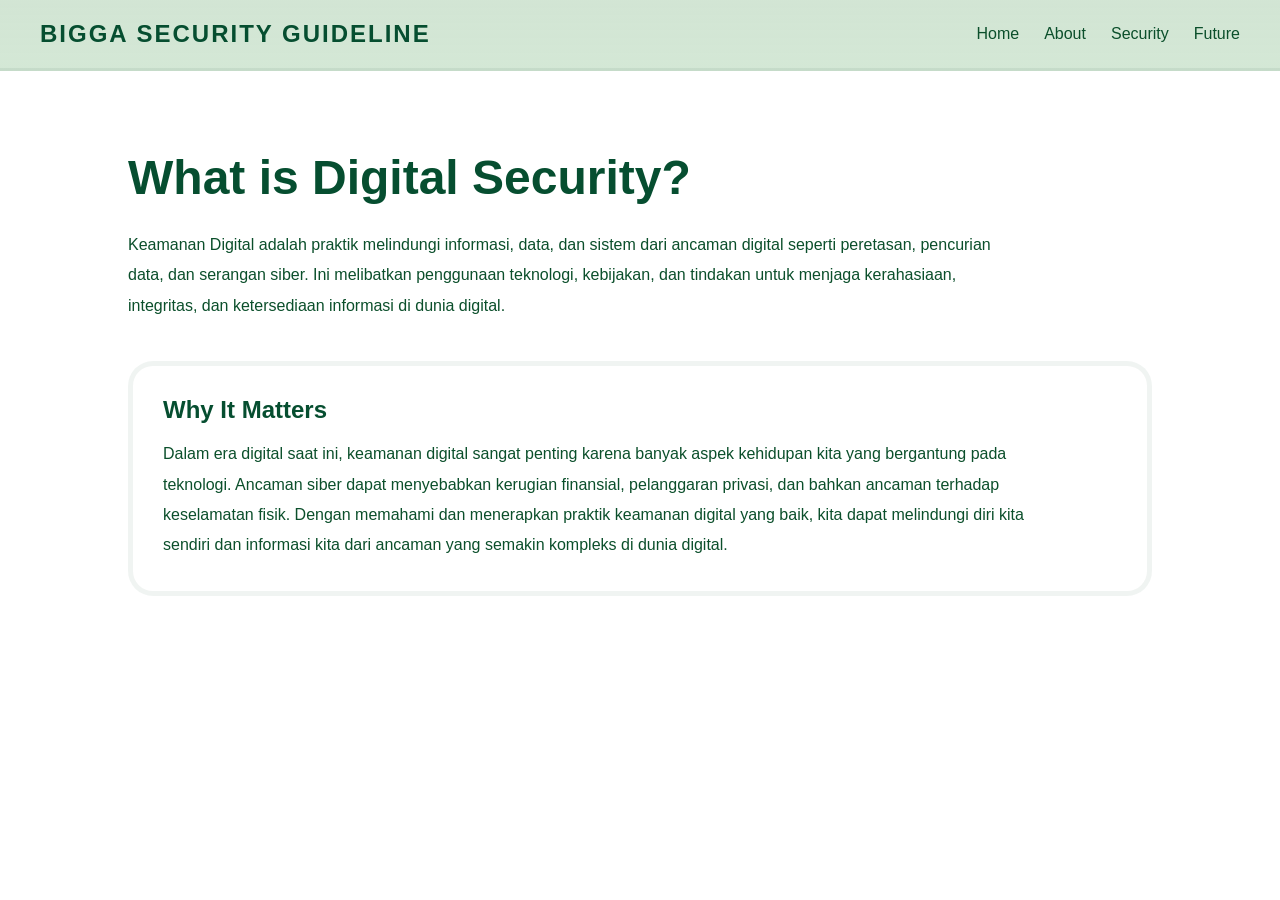
<file: about.html>
<!DOCTYPE html>
<html lang="en">
<head>
  <meta charset="UTF-8">
  <meta name="viewport" content="width=device-width, initial-scale=1.0">

  <title>About | Bigga Secure</title>

  <link rel="stylesheet" href="style.css">
</head>

<body>

  <nav>
    <h2>BIGGA SECURITY GUIDELINE</h2>

    <ul>
      <li><a href="index.html">Home</a></li>
      <li><a href="about.html">About</a></li>
      <li><a href="security.html">Security</a></li>
      <li><a href="future.html">Future</a></li>
    </ul>
  </nav>

  <section class="content-page">

    <h1>What is Digital Security?</h1>

    <p>
    Keamanan Digital adalah praktik melindungi informasi, data, dan sistem dari ancaman digital seperti peretasan, pencurian data, dan serangan siber. Ini melibatkan penggunaan teknologi, kebijakan, dan tindakan untuk menjaga kerahasiaan, integritas, dan ketersediaan informasi di dunia digital.
    </p>

    <div class="glass-card">

      <h2>Why It Matters</h2>

      <p>
      Dalam era digital saat ini, keamanan digital sangat penting karena banyak aspek kehidupan kita yang bergantung pada teknologi. Ancaman siber dapat menyebabkan kerugian finansial, pelanggaran privasi, dan bahkan ancaman terhadap keselamatan fisik. Dengan memahami dan menerapkan praktik keamanan digital yang baik, kita dapat melindungi diri kita sendiri dan informasi kita dari ancaman yang semakin kompleks di dunia digital.
      </p>

    </div>

  </section>

</body>
</html>
</file>
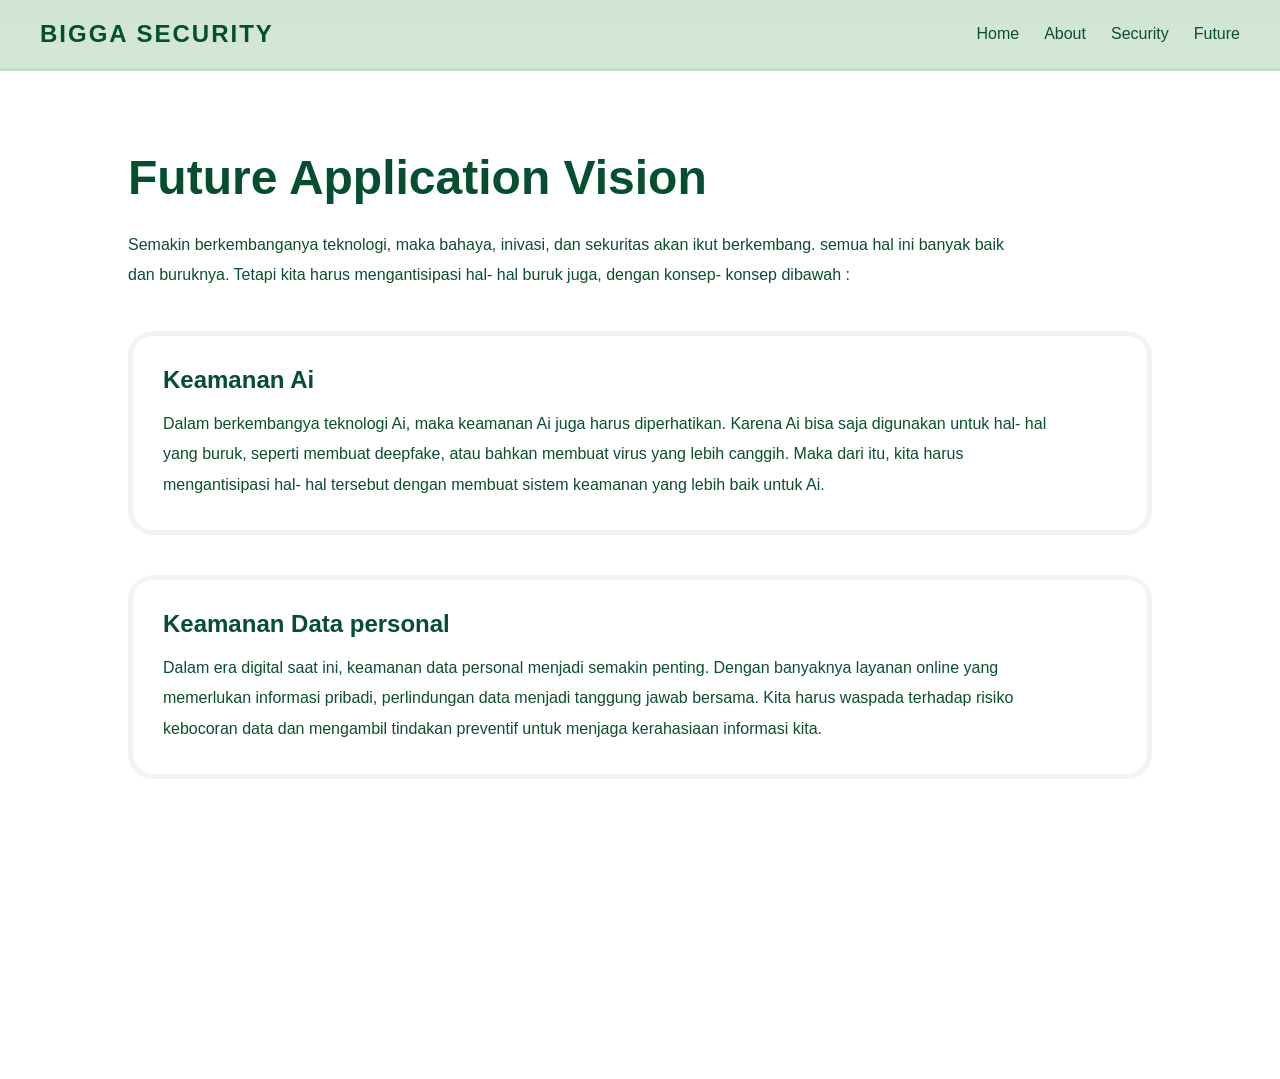
<file: future.html>
<!DOCTYPE html>
<html lang="en">
<head>
  <meta charset="UTF-8">
  <meta name="viewport" content="width=device-width, initial-scale=1.0">

  <title>Future Archive | Bigga Secure</title>

  <link rel="stylesheet" href="style.css">
</head>

<body>

  <nav>
    <h2>BIGGA SECURITY</h2>

    <ul>
      <li><a href="index.html">Home</a></li>
      <li><a href="about.html">About</a></li>
      <li><a href="security.html">Security</a></li>
      <li><a href="future.html">Future</a></li>
    </ul>
  </nav>

  <section class="content-page">

    <h1>Future Application Vision</h1>

    <p>
Semakin berkembanganya teknologi, maka bahaya, inivasi, dan sekuritas akan ikut berkembang. semua hal ini banyak baik dan buruknya. Tetapi kita harus mengantisipasi hal- hal buruk juga, dengan konsep- konsep dibawah :
    </p>

    <div class="glass-card">

      <h2>Keamanan Ai</h2>

      <p>
Dalam berkembangya teknologi Ai, maka keamanan Ai juga harus diperhatikan. Karena Ai bisa saja digunakan untuk hal- hal yang buruk, seperti membuat deepfake, atau bahkan membuat virus yang lebih canggih. Maka dari itu, kita harus mengantisipasi hal- hal tersebut dengan membuat sistem keamanan yang lebih baik untuk Ai.
      </p>

    </div>

    <div class="glass-card">

      <h2>Keamanan Data personal</h2>

      <p>
Dalam era digital saat ini, keamanan data personal menjadi semakin penting. Dengan banyaknya layanan online yang memerlukan informasi pribadi, perlindungan data menjadi tanggung jawab bersama. Kita harus waspada terhadap risiko kebocoran data dan mengambil tindakan preventif untuk menjaga kerahasiaan informasi kita.
      </p>

    </div>

  </section>

</body>
</html>
</file>
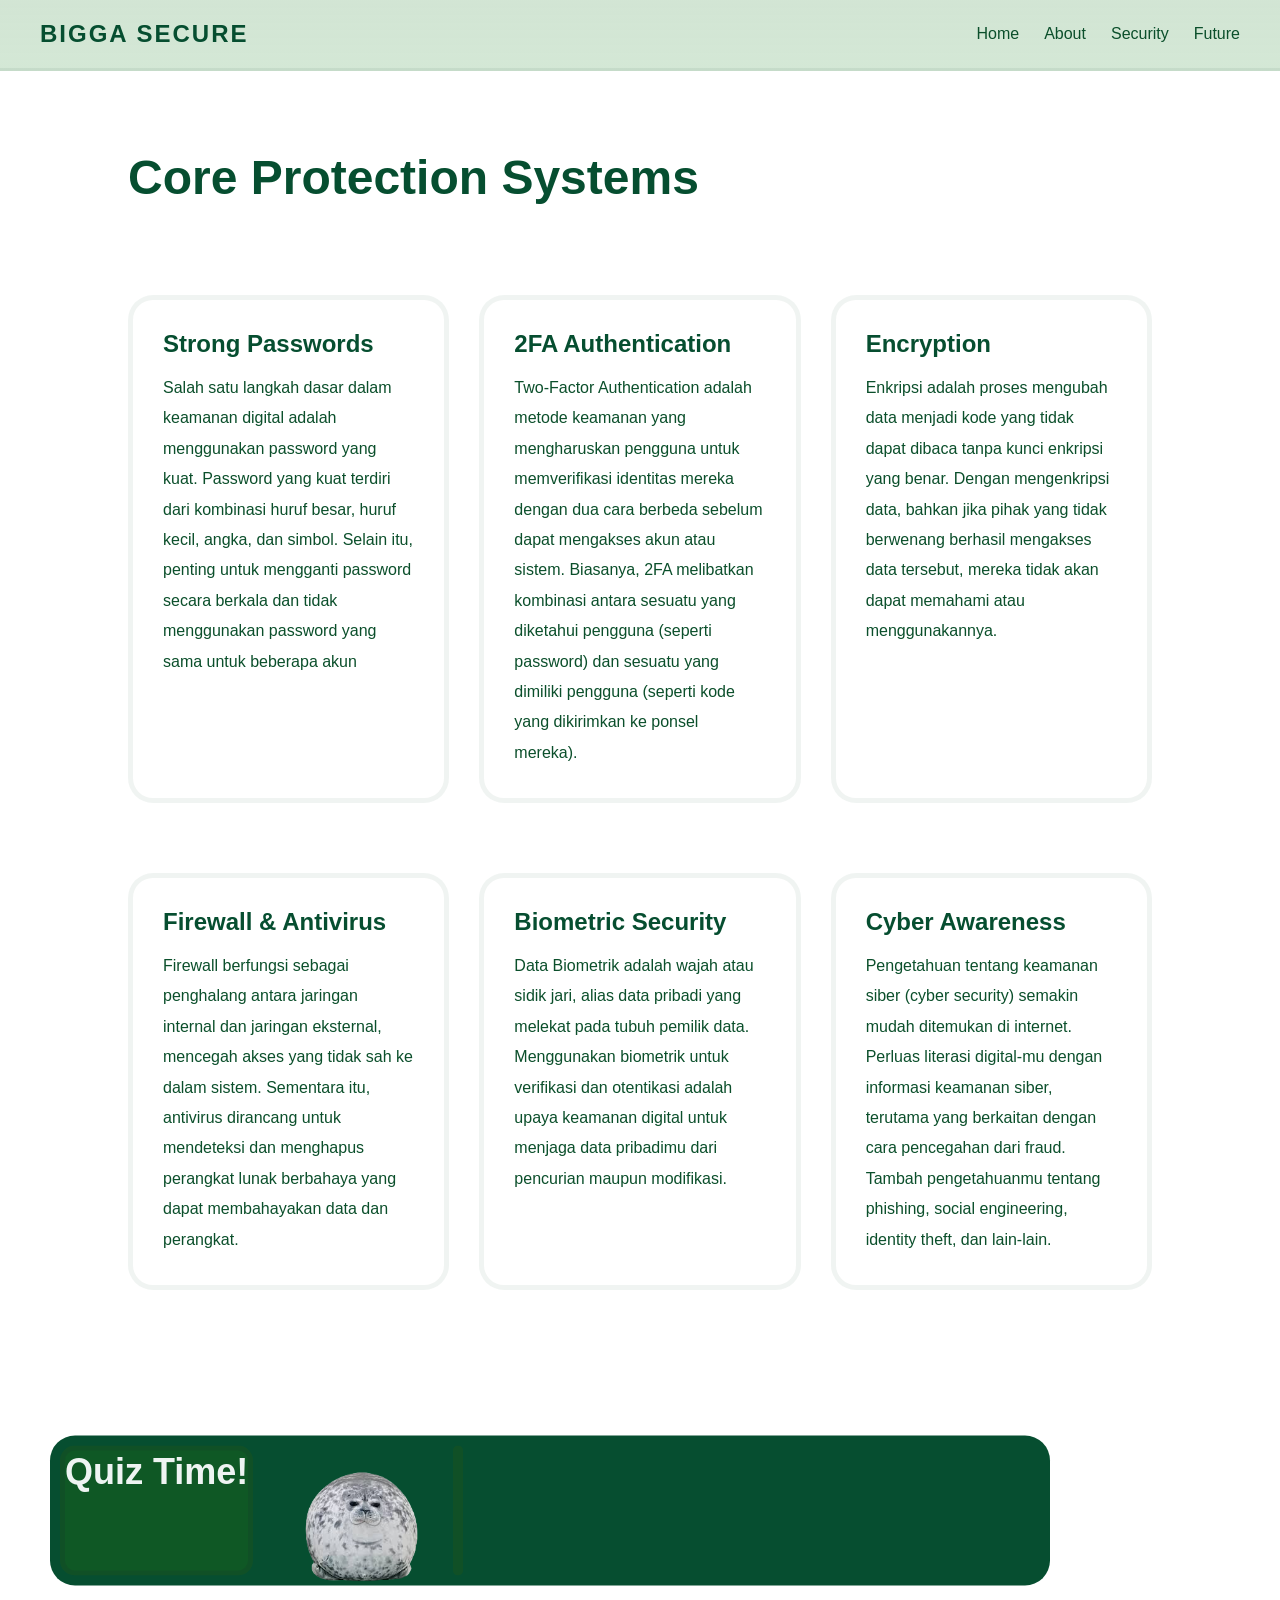
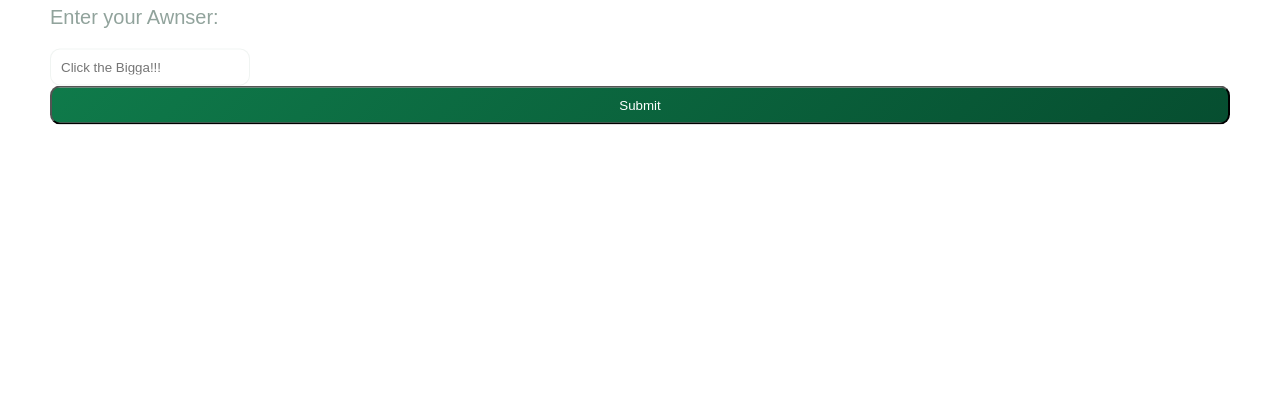
<file: security.html>
<!DOCTYPE html>
<html lang="en">
<head>
  <meta charset="UTF-8">
  <meta name="viewport" content="width=device-width, initial-scale=1.0">
  <title>Security Methods | Bigga Secure</title>

  <link rel="stylesheet" href="style.css">
</head>

<body>
<script src="typewriter.js"></script>
  <nav>
    <h2>BIGGA SECURE</h2>

    <ul>
      <li><a href="index.html">Home</a></li>
      <li><a href="about.html">About</a></li>
      <li><a href="security.html">Security</a></li>
      <li><a href="future.html">Future</a></li>
    </ul>
  </nav>

  <section class="content-page">

    <h1>Core Protection Systems</h1>

    <div class="card-grid">

      <div class="glass-card">
        <h2>Strong Passwords</h2>
        <p>Salah satu langkah dasar dalam keamanan digital adalah menggunakan password yang kuat. Password yang kuat terdiri dari kombinasi huruf besar, huruf kecil, angka, dan simbol. Selain itu, penting untuk mengganti password secara berkala dan tidak menggunakan password yang sama untuk beberapa akun</p>
      </div>

      <div class="glass-card">
        <h2>2FA Authentication</h2>
        <p>Two-Factor Authentication adalah metode keamanan yang mengharuskan pengguna untuk memverifikasi identitas mereka dengan dua cara berbeda sebelum dapat mengakses akun atau sistem. Biasanya, 2FA melibatkan kombinasi antara sesuatu yang diketahui pengguna (seperti password) dan sesuatu yang dimiliki pengguna (seperti kode yang dikirimkan ke ponsel mereka).</p>
      </div>

      <div class="glass-card">
        <h2>Encryption</h2>
        <p>Enkripsi adalah proses mengubah data menjadi kode yang tidak dapat dibaca tanpa kunci enkripsi yang benar. Dengan mengenkripsi data, bahkan jika pihak yang tidak berwenang berhasil mengakses data tersebut, mereka tidak akan dapat memahami atau menggunakannya.</p>
      </div>

      <div class="glass-card">
        <h2>Firewall & Antivirus</h2>
        <p>Firewall berfungsi sebagai penghalang antara jaringan internal dan jaringan eksternal, mencegah akses yang tidak sah ke dalam sistem. Sementara itu, antivirus dirancang untuk mendeteksi dan menghapus perangkat lunak berbahaya yang dapat membahayakan data dan perangkat.</p>
      </div>

      <div class="glass-card">
        <h2>Biometric Security</h2>
        <p>Data Biometrik adalah wajah atau sidik jari, alias data pribadi yang melekat pada tubuh pemilik data. Menggunakan biometrik untuk verifikasi dan otentikasi adalah upaya keamanan digital untuk menjaga data pribadimu dari pencurian maupun modifikasi.</p>
      </div>

      <div class="glass-card">
        <h2>Cyber Awareness</h2>
        <p>Pengetahuan tentang keamanan siber (cyber security) semakin mudah ditemukan di internet. Perluas literasi digital-mu dengan informasi keamanan siber, terutama yang berkaitan dengan cara pencegahan dari fraud. Tambah pengetahuanmu tentang phishing, social engineering, identity theft, dan lain-lain.</p>
      </div>

    </div>

  </section>


  <section class="quiz">
    <div class="quizNPC">
      <h2 class="quizTime">Quiz Time!</h2>
<image class="bigga" src="assets/Seal.png" onclick="typeWriter()">
<p class="quizTime" id="demo"></p>
    </div>

<label class="quizQuestion" for="userAwnser">Enter your Awnser:</label>
<input class="quizInput" type="text" id="userAwnser" placeholder="Click the Bigga!!!">

<button class="quizSubmit" onclick="showOutput()">Submit</button>

  <p class="quizOutput" id="outputMessage"></p>
</section>

</body>
</html>
</file>
<file: style.css>
/*section 1*/

*{
  margin:0;
  padding:0;
  box-sizing:border-box;
}

body{
  font-family:Arial, Helvetica, sans-serif;
  background-color:linear-gradient(to bottom, #ffffff, #b4d4ba);
  color:#0b4f2b;
  overflow-x:hidden;
}

/* Navigation */

nav{
  position:fixed;
  top:0;
  width:100%;

  display:flex;
  justify-content:space-between;
  align-items:center;

  padding:20px 40px;

  background:linear-gradient(rgba(205, 226, 207, 0.9), rgba(183, 216, 186, 0.6));

  backdrop-filter:blur(6px);

  border-bottom:3px solid rgba(11,79,43,0.06);

  z-index:1000;
}

nav h2{
  color:#064e30;
  letter-spacing:2px;
}

/*Section 2*/

nav ul{
  display:flex;
  list-style:none;
  gap:25px;
}

nav a{
  color:#0b4f2b;
  text-decoration:none;
  transition:0.3s;
}
/* Hero */

.hero-page{
  min-height:100vh;

  display:flex;
  justify-content:center;
  align-items:center;

  text-align:center;

  position:relative;

  background:
  url('https://encrypted-tbn0.gstatic.com/images?q=tbn:ANd9GcSVBZOtTkUM7jFmlrrBxPNomndgYX7avk2jZA&s')
  center/cover;
}

.overlay{
  position:absolute;
  inset:0;

  background:
  linear-gradient(rgba(255,255,255,0.6),
  rgba(255,255,255,0.85));
}

.hero-content{
  position:relative;
  z-index:5;

  max-width:900px;

  padding:50px;

  background:rgba(255,255,255,0.9);

  border:1px solid rgba(11,79,43,0.08);
  border-radius:30px;

  backdrop-filter:blur(10px);
}

.hero-content h1{
  font-size:60px;
  margin-bottom:20px;
  color:#064e30;
}

.hero-content p{
  line-height:1.8;
  margin-bottom:30px;
  color:#0b4f2b;
}

.main-button{
  display:inline-block;

  padding:15px 35px;
  
  background:
  linear-gradient(135deg,#0f7a4a,#064e30);

  border-radius:40px;

  color:#ffffff;
text-decoration: none;
  font-weight:bold;

  transition:0.3s;
}

.main-button:hover{
  transform:translateY(-8px);
}

/* Section 3 */
/* Pages */

.content-page{
  padding:150px 10%;
  padding-bottom:300px;
}

.content-page h1{
  font-size:3rem;
  margin-bottom:25px;

  color:#064e30;
}

.content-page p{
  line-height:1.9;
  max-width:900px;

  color:#0b4f2b;
}

/* Cards */

.card-grid{
  display:grid;

  grid-template-columns:
  repeat(auto-fit,minmax(280px,1fr));

  gap:30px;

  margin-top:50px;
}

.glass-card{
  margin-top:40px;

  padding:30px;

  background:rgba(255,255,255,0.95);

  border:5px solid rgba(11,79,43,0.06);
  border-radius:25px;

  transition:0.4s;
}

.glass-card:hover{
  transform:translateY(-10px);

  border-color:#0f7a4a;

  box-shadow:
  0 0 25px rgba(11,79,43,0.08);
}

.glass-card h2{
  margin-bottom:15px;

  color:#064e30;
}

/* Bouncing Animation */

@keyframes bounce {
  0%, 100% {
    transform: translateY(0);
  }
  25% {
    transform: translateY(-20px);
  }
  50% {
    transform: translateY(0);
  }
  75% {
    transform: translateY(-10px);
  }
}

.dialog-text{
  font-size:10px;
}

.bigga{
  width:200px;
  height:175px;
  padding-right:20px;
  padding-bottom:20px;
  padding-left:40px;
}

.bigga:hover {
  animation: bounce infinite 1.5s;
}

.quizNPC{
  width:1000px;
  height:150px;
  padding:10px;
  background-color:rgba(6, 78, 48);
  display:flex;
  justify-content:left;
  align-items:relative  ;
  font-size:24px;
  border-radius:25px;
  margin-bottom:20px;
}

.quizTime{
  color:#eef4f2;
  background:blur(10px);
  background-color:rgba(24, 97, 30, 0.559);
  border:5px solid rgba(23, 63, 41, 0.274);
  border-radius:15px;
}

.biggaDialog{
  color:#d8dfdd;
  border:1px solid rgba(11,79,43,0.06);
  border-radius:25px;
  padding:20px;
  background:rgba(255,255,255,0.95);
}


.quizQuestion{
  font-size:20px;
  margin-bottom:20px;
  color:#91a39c;
}

.quizOutput{
  font-size:18px;
  margin-top:20px;
  color:#0b4f2b;
}

section.quiz{
  padding:50px;
  display:grid;
  position: relative;
  top: 50%;
  left: 50%;
  transform: translate(-50%, -50%);
}

.quizSubmit{
  display:inline-block;
  padding:10px 20px;
  background:linear-gradient(135deg,#0f7a4a,#064e30);
  border-radius:10px;
  color:#ffffff;
  transition:0.3s;
}

.quizInput{
  padding:10px;
  border:1px solid rgba(11,79,43,0.06);
  border-radius:10px;
  width:200px;
}

.quizSubmit:hover{
  transform:translateY(-5px);
}
</file>
